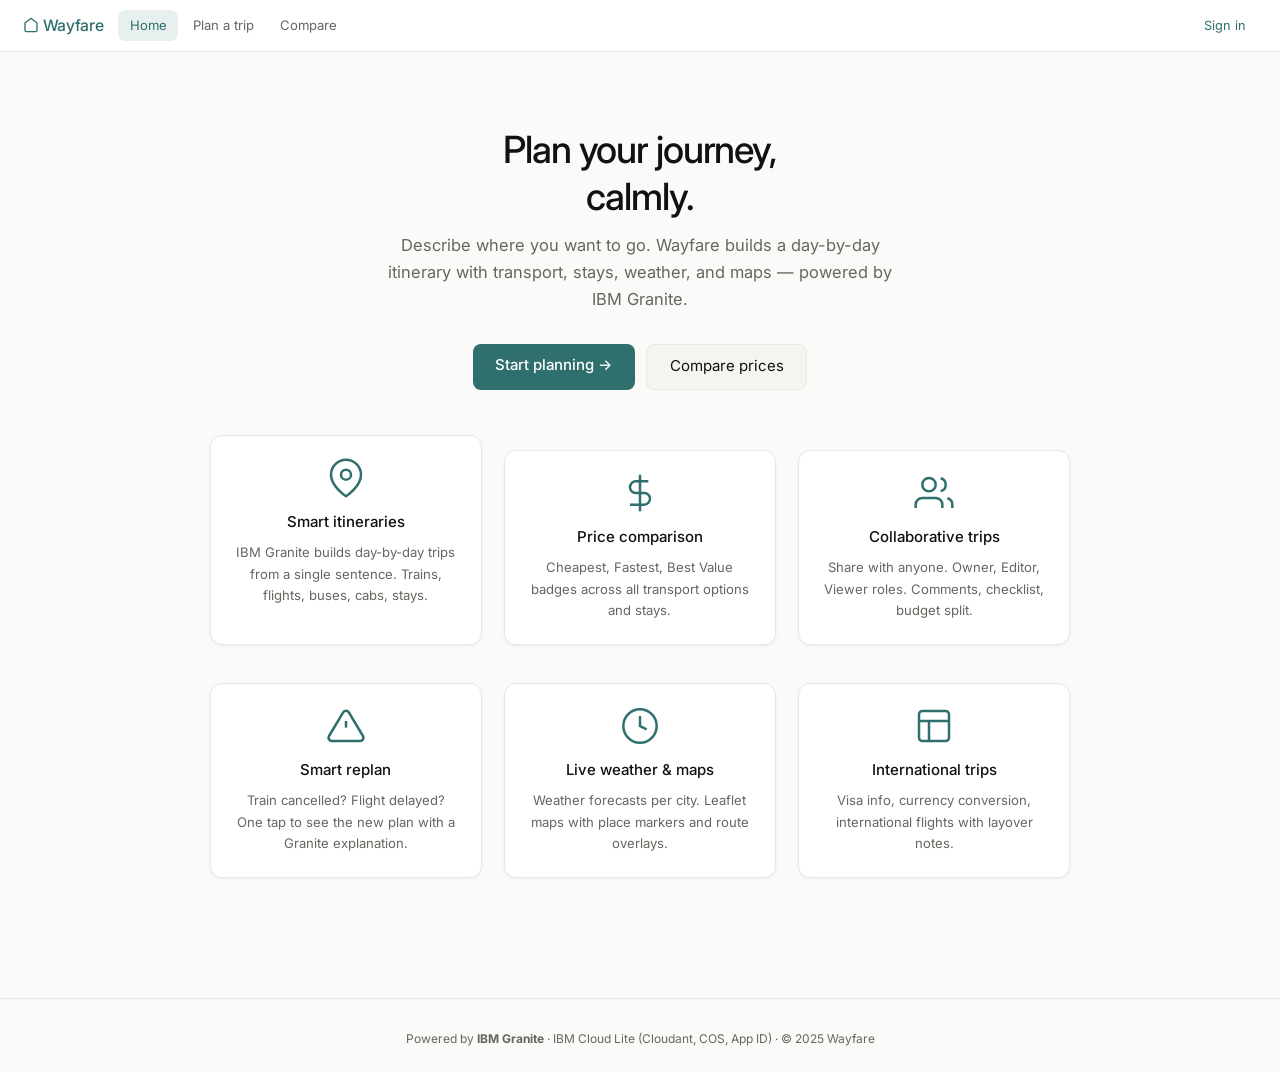
<file: frontend/index.html>
<!DOCTYPE html>
<html lang="en">
<head>
  <meta charset="UTF-8">
  <meta name="viewport" content="width=device-width, initial-scale=1.0">
  <title>Wayfare – AI Travel Planner</title>
  <link rel="stylesheet" href="css/tokens.css">
  <link rel="stylesheet" href="css/base.css">
  <link rel="stylesheet" href="css/components.css">
  <style>
    .hero { text-align: center; padding: 5rem 1.5rem 3rem; }
    .hero h1 { font-size: 2.5rem; letter-spacing: -0.03em; margin-bottom: 0.75rem; }
    .hero p { color: var(--text-muted); font-size: 1.1rem; max-width: 520px; margin: 0 auto 2rem; }
    .hero-cta { display: flex; gap: 0.75rem; justify-content: center; flex-wrap: wrap; }
    .features { display: grid; grid-template-columns: repeat(3, 1fr); gap: 1.5rem; max-width: 860px; margin: 0 auto 3rem; }
    @media (max-width: 640px) { .features { grid-template-columns: 1fr; } .hero h1 { font-size: 1.75rem; } }
    .feature-card { text-align: center; padding: 1.5rem; }
    .feature-icon { width: 40px; height: 40px; margin: 0 auto 0.75rem; color: var(--accent); }
    .feature-icon svg { width: 40px; height: 40px; stroke: var(--accent); }
  </style>
</head>
<body>
<nav class="topbar">
  <a href="index.html" class="topbar-logo">
    <svg width="16" height="16" viewBox="0 0 24 24" fill="none" stroke="currentColor" stroke-width="2" style="vertical-align:-2px;margin-right:4px"><path d="M3 9l9-7 9 7v11a2 2 0 0 1-2 2H5a2 2 0 0 1-2-2z"/></svg>Wayfare
  </a>
  <nav class="topbar-nav">
    <a href="index.html" class="active">Home</a>
    <a href="planner.html">Plan a trip</a>
    <a href="compare.html">Compare</a>
  </nav>
  <button class="btn-ghost" id="login-btn" style="font-size:0.85rem">Sign in</button>
</nav>

<main>
  <section class="hero">
    <h1>Plan your journey,<br>calmly.</h1>
    <p>Describe where you want to go. Wayfare builds a day-by-day itinerary with transport, stays, weather, and maps — powered by IBM Granite.</p>
    <div class="hero-cta">
      <a href="planner.html" class="btn-primary" style="padding:0.65rem 1.5rem;font-size:1rem;border-radius:var(--radius-sm);display:inline-block">Start planning →</a>
      <a href="compare.html" class="btn-secondary" style="padding:0.65rem 1.5rem;font-size:1rem;border-radius:var(--radius-sm);display:inline-block">Compare prices</a>
    </div>
  </section>

  <section class="page" style="padding-top:0">
    <div class="features">
      <div class="card feature-card">
        <div class="feature-icon">
          <svg viewBox="0 0 24 24" fill="none" stroke="currentColor" stroke-width="1.5"><path d="M21 10c0 7-9 13-9 13s-9-6-9-13a9 9 0 0 1 18 0z"/><circle cx="12" cy="10" r="3"/></svg>
        </div>
        <h3>Smart itineraries</h3>
        <p class="text-sm text-muted mt-1">IBM Granite builds day-by-day trips from a single sentence. Trains, flights, buses, cabs, stays.</p>
      </div>
      <div class="card feature-card">
        <div class="feature-icon">
          <svg viewBox="0 0 24 24" fill="none" stroke="currentColor" stroke-width="1.5"><line x1="12" y1="1" x2="12" y2="23"/><path d="M17 5H9.5a3.5 3.5 0 0 0 0 7h5a3.5 3.5 0 0 1 0 7H6"/></svg>
        </div>
        <h3>Price comparison</h3>
        <p class="text-sm text-muted mt-1">Cheapest, Fastest, Best Value badges across all transport options and stays.</p>
      </div>
      <div class="card feature-card">
        <div class="feature-icon">
          <svg viewBox="0 0 24 24" fill="none" stroke="currentColor" stroke-width="1.5"><path d="M17 21v-2a4 4 0 0 0-4-4H5a4 4 0 0 0-4 4v2"/><circle cx="9" cy="7" r="4"/><path d="M23 21v-2a4 4 0 0 0-3-3.87"/><path d="M16 3.13a4 4 0 0 1 0 7.75"/></svg>
        </div>
        <h3>Collaborative trips</h3>
        <p class="text-sm text-muted mt-1">Share with anyone. Owner, Editor, Viewer roles. Comments, checklist, budget split.</p>
      </div>
      <div class="card feature-card">
        <div class="feature-icon">
          <svg viewBox="0 0 24 24" fill="none" stroke="currentColor" stroke-width="1.5"><path d="M10.29 3.86 1.82 18a2 2 0 0 0 1.71 3h16.94a2 2 0 0 0 1.71-3L13.71 3.86a2 2 0 0 0-3.42 0z"/><line x1="12" y1="9" x2="12" y2="13"/><line x1="12" y1="17" x2="12.01" y2="17"/></svg>
        </div>
        <h3>Smart replan</h3>
        <p class="text-sm text-muted mt-1">Train cancelled? Flight delayed? One tap to see the new plan with a Granite explanation.</p>
      </div>
      <div class="card feature-card">
        <div class="feature-icon">
          <svg viewBox="0 0 24 24" fill="none" stroke="currentColor" stroke-width="1.5"><circle cx="12" cy="12" r="10"/><polyline points="12 6 12 12 16 14"/></svg>
        </div>
        <h3>Live weather & maps</h3>
        <p class="text-sm text-muted mt-1">Weather forecasts per city. Leaflet maps with place markers and route overlays.</p>
      </div>
      <div class="card feature-card">
        <div class="feature-icon">
          <svg viewBox="0 0 24 24" fill="none" stroke="currentColor" stroke-width="1.5"><rect x="3" y="3" width="18" height="18" rx="2" ry="2"/><line x1="3" y1="9" x2="21" y2="9"/><line x1="9" y1="21" x2="9" y2="9"/></svg>
        </div>
        <h3>International trips</h3>
        <p class="text-sm text-muted mt-1">Visa info, currency conversion, international flights with layover notes.</p>
      </div>
    </div>
  </section>
</main>

<footer class="app-footer">
  <p>Powered by <strong>IBM Granite</strong> · IBM Cloud Lite (Cloudant, COS, App ID) · © 2025 Wayfare</p>
</footer>

<script type="module">
  import { api } from './js/api.js';
  document.getElementById('login-btn').addEventListener('click', async () => {
    const data = await api.devLogin().catch(() => null);
    if (data?.token) {
      api.setToken(data.token);
      document.getElementById('login-btn').textContent = 'Dev mode ✓';
    }
  });
  // Auto dev login
  if (!localStorage.getItem('wayfare_token')) {
    api.devLogin().then(d => d?.token && api.setToken(d.token)).catch(() => {});
  }
</script>
</body>
</html>
</file>
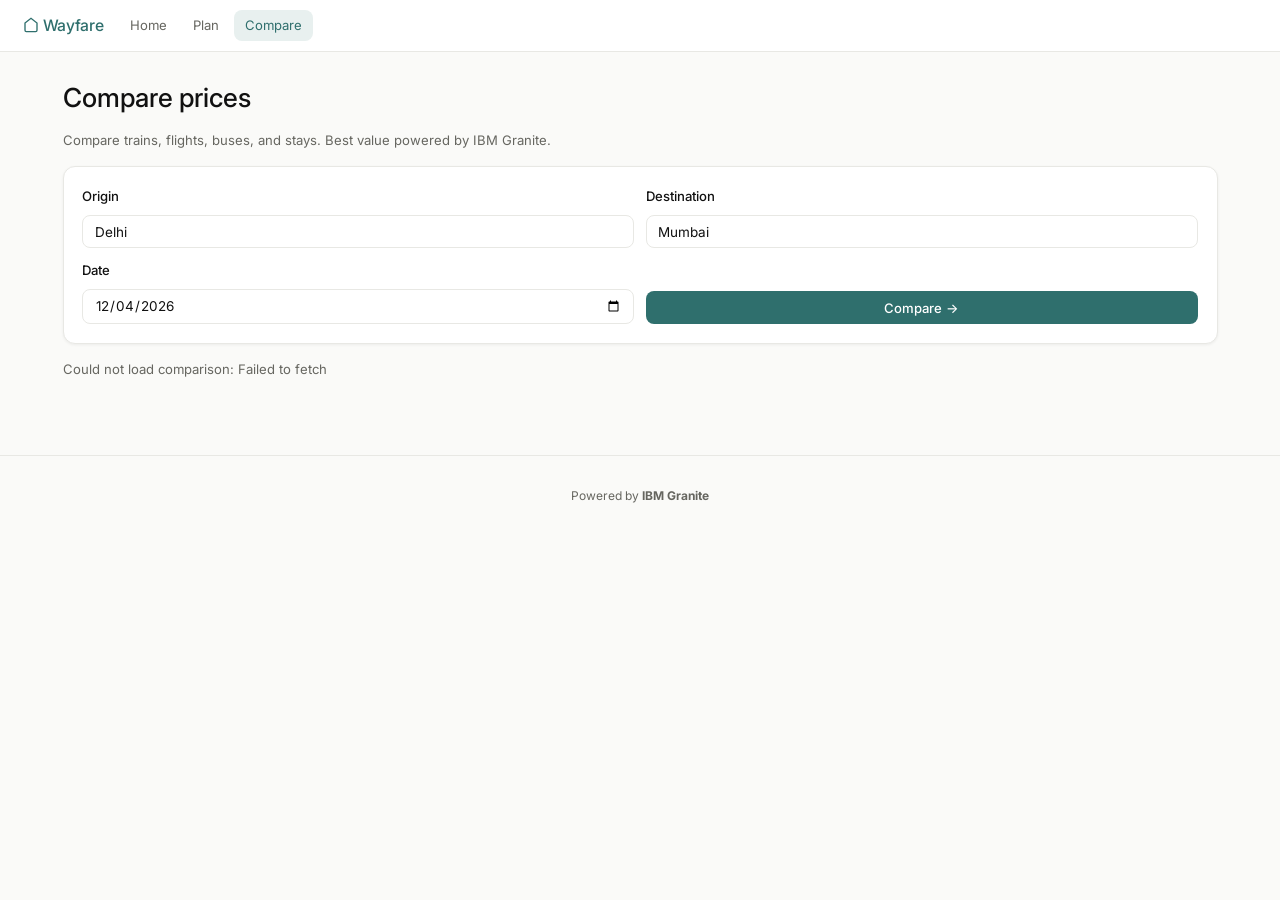
<file: frontend/compare.html>
<!DOCTYPE html>
<html lang="en">
<head>
  <meta charset="UTF-8">
  <meta name="viewport" content="width=device-width, initial-scale=1.0">
  <title>Compare Prices – Wayfare</title>
  <link rel="stylesheet" href="css/tokens.css">
  <link rel="stylesheet" href="css/base.css">
  <link rel="stylesheet" href="css/components.css">
</head>
<body>
<nav class="topbar">
  <a href="index.html" class="topbar-logo">
    <svg width="16" height="16" viewBox="0 0 24 24" fill="none" stroke="currentColor" stroke-width="2" style="vertical-align:-2px;margin-right:4px"><path d="M3 9l9-7 9 7v11a2 2 0 0 1-2 2H5a2 2 0 0 1-2-2z"/></svg>Wayfare
  </a>
  <nav class="topbar-nav">
    <a href="index.html">Home</a>
    <a href="planner.html">Plan</a>
    <a href="compare.html" class="active">Compare</a>
  </nav>
</nav>

<div class="page">
  <h1 class="mb-2">Compare prices</h1>
  <p class="text-muted text-sm mb-2">Compare trains, flights, buses, and stays. Best value powered by IBM Granite.</p>

  <div class="card mb-2">
    <div class="grid-2" style="gap:0.75rem;align-items:end">
      <div>
        <label class="text-sm fw-medium mb-1" style="display:block">Origin</label>
        <input id="origin-input" placeholder="e.g. Delhi" value="Delhi">
      </div>
      <div>
        <label class="text-sm fw-medium mb-1" style="display:block">Destination</label>
        <input id="dest-input" placeholder="e.g. Mumbai" value="Mumbai">
      </div>
      <div>
        <label class="text-sm fw-medium mb-1" style="display:block">Date</label>
        <input id="date-input" type="date">
      </div>
      <div style="display:flex;align-items:flex-end">
        <button class="btn-primary" id="compare-btn" style="width:100%">Compare →</button>
      </div>
    </div>
  </div>

  <div id="compare-results"></div>
</div>

<footer class="app-footer">Powered by <strong>IBM Granite</strong></footer>

<script type="module">
  import { api } from './js/api.js';
  import { renderCompareView } from './js/compare.js';

  if (!localStorage.getItem('wayfare_token')) {
    api.devLogin().then(d => d?.token && api.setToken(d.token)).catch(() => {});
  }

  document.getElementById('date-input').value = new Date().toISOString().split('T')[0];

  document.getElementById('compare-btn').addEventListener('click', () => {
    const origin = document.getElementById('origin-input').value.trim() || 'Delhi';
    const dest = document.getElementById('dest-input').value.trim() || 'Mumbai';
    const date = document.getElementById('date-input').value;
    renderCompareView(document.getElementById('compare-results'), origin, dest, date);
  });

  // Auto-load on page open
  renderCompareView(document.getElementById('compare-results'), 'Delhi', 'Mumbai', '');
</script>
</body>
</html>
</file>
<file: frontend/css/tokens.css>
/* Wayfare design tokens */
:root {
  --bg: #FAFAF8;
  --surface: #FFFFFF;
  --surface-2: #F4F4F1;
  --border: #E8E8E4;
  --text: #111111;
  --text-muted: #666660;
  --accent: #2F6F6D;
  --accent-light: #E8F0EF;
  --accent-hover: #245856;
  --danger: #B94040;
  --warn: #8B6914;
  --success: #2A6E2A;
  --badge-cheapest: #2A6E2A;
  --badge-fastest: #1A4A8A;
  --badge-bestvalue: #6B3A8A;
  --radius-sm: 8px;
  --radius: 12px;
  --radius-lg: 16px;
  --shadow: 0 1px 3px rgba(0,0,0,0.06);
  --shadow-md: 0 4px 12px rgba(0,0,0,0.08);
  --font: 'Inter', 'DM Sans', system-ui, -apple-system, sans-serif;
  --transition: 150ms ease;
  --transition-md: 250ms ease;
  --max-width: 1200px;
  --sidebar-w: 340px;
}

@media (prefers-color-scheme: dark) {
  :root {
    --bg: #111110;
    --surface: #1A1A18;
    --surface-2: #222220;
    --border: #333330;
    --text: #F0F0EE;
    --text-muted: #909088;
    --accent-light: #1A2E2D;
  }
}
</file>
<file: frontend/css/base.css>
/* Wayfare base styles */
@import url('https://fonts.googleapis.com/css2?family=Inter:wght@400;500&display=swap');

*, *::before, *::after { box-sizing: border-box; margin: 0; padding: 0; }

html { font-size: 15px; scroll-behavior: smooth; }

body {
  font-family: var(--font);
  background: var(--bg);
  color: var(--text);
  line-height: 1.65;
  -webkit-font-smoothing: antialiased;
}

a { color: var(--accent); text-decoration: none; }
a:hover { text-decoration: underline; }

h1 { font-size: 1.75rem; font-weight: 500; line-height: 1.25; }
h2 { font-size: 1.25rem; font-weight: 500; }
h3 { font-size: 1rem; font-weight: 500; }

button {
  cursor: pointer;
  font-family: var(--font);
  font-size: 0.875rem;
  border: none;
  border-radius: var(--radius-sm);
  transition: background var(--transition), opacity var(--transition);
}

button:disabled { opacity: 0.45; cursor: not-allowed; }

input, textarea, select {
  font-family: var(--font);
  font-size: 0.9rem;
  border: 1px solid var(--border);
  border-radius: var(--radius-sm);
  background: var(--surface);
  color: var(--text);
  padding: 0.5rem 0.75rem;
  width: 100%;
  transition: border-color var(--transition);
}
input:focus, textarea:focus, select:focus {
  outline: none;
  border-color: var(--accent);
}

/* Top bar */
.topbar {
  position: sticky;
  top: 0;
  z-index: 100;
  background: var(--surface);
  border-bottom: 1px solid var(--border);
  padding: 0 1.5rem;
  height: 52px;
  display: flex;
  align-items: center;
  gap: 1rem;
}
.topbar-logo {
  font-weight: 500;
  color: var(--accent);
  font-size: 1.05rem;
  letter-spacing: -0.02em;
}
.topbar-nav { display: flex; gap: 0.25rem; flex: 1; }
.topbar-nav a {
  padding: 0.3rem 0.75rem;
  border-radius: var(--radius-sm);
  color: var(--text-muted);
  font-size: 0.875rem;
  transition: background var(--transition), color var(--transition);
}
.topbar-nav a:hover, .topbar-nav a.active {
  background: var(--accent-light);
  color: var(--accent);
  text-decoration: none;
}

/* Main layout */
.page { max-width: var(--max-width); margin: 0 auto; padding: 2rem 1.5rem; }

/* Cards */
.card {
  background: var(--surface);
  border: 1px solid var(--border);
  border-radius: var(--radius);
  padding: 1.25rem;
  box-shadow: var(--shadow);
}
.card + .card { margin-top: 1rem; }

/* Badges */
.badge {
  display: inline-block;
  font-size: 0.7rem;
  font-weight: 500;
  padding: 0.15rem 0.5rem;
  border-radius: 99px;
  text-transform: uppercase;
  letter-spacing: 0.04em;
}
.badge-cheapest { background: #E8F5E8; color: var(--badge-cheapest); }
.badge-fastest { background: #E8EEF8; color: var(--badge-fastest); }
.badge-bestvalue { background: #F2EAF8; color: var(--badge-bestvalue); }
.badge-mock { background: var(--surface-2); color: var(--text-muted); border: 1px solid var(--border); }
.badge-live { background: #E8F5E8; color: var(--badge-cheapest); }

/* Pills */
.pill {
  display: inline-block;
  padding: 0.2rem 0.6rem;
  background: var(--surface-2);
  border: 1px solid var(--border);
  border-radius: 99px;
  font-size: 0.8rem;
  color: var(--text-muted);
}

/* Buttons */
.btn-primary {
  background: var(--accent);
  color: #fff;
  padding: 0.55rem 1.25rem;
  font-weight: 500;
  border-radius: var(--radius-sm);
}
.btn-primary:hover { background: var(--accent-hover); }

.btn-secondary {
  background: var(--surface-2);
  color: var(--text);
  padding: 0.55rem 1.25rem;
  border: 1px solid var(--border);
}
.btn-secondary:hover { background: var(--border); }

.btn-ghost {
  background: transparent;
  color: var(--accent);
  padding: 0.4rem 0.75rem;
}
.btn-ghost:hover { background: var(--accent-light); }

.btn-danger {
  background: #FEE8E8;
  color: var(--danger);
  padding: 0.4rem 0.75rem;
  border: 1px solid #F5C0C0;
}

/* Chat */
.chat-bubble {
  padding: 0.65rem 0.9rem;
  border-radius: var(--radius);
  max-width: 80%;
  font-size: 0.9rem;
  line-height: 1.55;
}
.chat-bubble.user {
  background: var(--accent);
  color: #fff;
  align-self: flex-end;
  border-bottom-right-radius: 4px;
}
.chat-bubble.assistant {
  background: var(--surface-2);
  border: 1px solid var(--border);
  align-self: flex-start;
  border-bottom-left-radius: 4px;
}

/* Itinerary day */
.day-card {
  border-left: 3px solid var(--accent);
  padding-left: 1rem;
  margin-bottom: 1.5rem;
}
.day-label {
  font-size: 0.75rem;
  text-transform: uppercase;
  letter-spacing: 0.06em;
  color: var(--text-muted);
  margin-bottom: 0.25rem;
}

/* Map */
#map { width: 100%; height: 400px; border-radius: var(--radius); border: 1px solid var(--border); }

/* Modal */
.modal-overlay {
  position: fixed; inset: 0;
  background: rgba(0,0,0,0.35);
  z-index: 200;
  display: flex; align-items: center; justify-content: center;
  opacity: 0; pointer-events: none;
  transition: opacity var(--transition-md);
}
.modal-overlay.open { opacity: 1; pointer-events: all; }
.modal {
  background: var(--surface);
  border-radius: var(--radius-lg);
  padding: 1.75rem;
  max-width: 520px;
  width: 90%;
  box-shadow: var(--shadow-md);
  transform: translateY(8px);
  transition: transform var(--transition-md);
}
.modal-overlay.open .modal { transform: translateY(0); }

/* Spinner */
.spinner {
  width: 20px; height: 20px;
  border: 2px solid var(--border);
  border-top-color: var(--accent);
  border-radius: 50%;
  animation: spin 0.6s linear infinite;
  display: inline-block;
}
@keyframes spin { to { transform: rotate(360deg); } }

/* Responsive grid */
.grid-2 { display: grid; grid-template-columns: 1fr 1fr; gap: 1rem; }
.grid-3 { display: grid; grid-template-columns: repeat(3, 1fr); gap: 1rem; }
@media (max-width: 768px) {
  .grid-2, .grid-3 { grid-template-columns: 1fr; }
}

/* Before/After compare */
.compare-panel { display: grid; grid-template-columns: 1fr 1fr; gap: 1rem; }
.compare-panel .before { border-left: 3px solid var(--danger); padding-left: 0.75rem; opacity: 0.7; }
.compare-panel .after  { border-left: 3px solid var(--success); padding-left: 0.75rem; }
@media (max-width: 640px) { .compare-panel { grid-template-columns: 1fr; } }

/* Footer */
.app-footer {
  text-align: center;
  padding: 2rem 0 1.5rem;
  color: var(--text-muted);
  font-size: 0.8rem;
  border-top: 1px solid var(--border);
  margin-top: 3rem;
}

/* Utility */
.text-muted { color: var(--text-muted); }
.text-sm { font-size: 0.875rem; }
.text-xs { font-size: 0.75rem; }
.fw-medium { font-weight: 500; }
.mt-1 { margin-top: 0.5rem; }
.mt-2 { margin-top: 1rem; }
.mt-3 { margin-top: 1.5rem; }
.mb-1 { margin-bottom: 0.5rem; }
.mb-2 { margin-bottom: 1rem; }
.flex { display: flex; }
.flex-col { display: flex; flex-direction: column; }
.items-center { align-items: center; }
.gap-1 { gap: 0.5rem; }
.gap-2 { gap: 1rem; }
.hidden { display: none !important; }
.sr-only { position: absolute; width: 1px; height: 1px; clip: rect(0,0,0,0); overflow: hidden; }
</file>
<file: frontend/css/components.css>
/* Wayfare component styles */

/* Transport option card */
.transport-card {
  border: 1px solid var(--border);
  border-radius: var(--radius);
  padding: 1rem 1.25rem;
  background: var(--surface);
  display: flex;
  align-items: center;
  gap: 1rem;
  transition: border-color var(--transition), box-shadow var(--transition);
  cursor: pointer;
}
.transport-card:hover { border-color: var(--accent); box-shadow: var(--shadow-md); }
.transport-card.selected { border-color: var(--accent); background: var(--accent-light); }

.transport-icon {
  width: 36px; height: 36px;
  border-radius: var(--radius-sm);
  background: var(--surface-2);
  display: flex; align-items: center; justify-content: center;
  flex-shrink: 0;
}
.transport-icon svg { width: 18px; height: 18px; stroke: var(--accent); }

.transport-info { flex: 1; }
.transport-route { font-size: 0.95rem; font-weight: 500; }
.transport-detail { font-size: 0.8rem; color: var(--text-muted); margin-top: 0.1rem; }
.transport-price { font-size: 1rem; font-weight: 500; color: var(--accent); text-align: right; }
.transport-badges { display: flex; gap: 0.25rem; flex-wrap: wrap; margin-top: 0.35rem; }

/* Stay card */
.stay-card {
  border: 1px solid var(--border);
  border-radius: var(--radius);
  overflow: hidden;
  background: var(--surface);
  transition: box-shadow var(--transition);
}
.stay-card:hover { box-shadow: var(--shadow-md); }
.stay-img { width: 100%; height: 140px; object-fit: cover; background: var(--surface-2); }
.stay-info { padding: 0.9rem; }
.stay-name { font-weight: 500; margin-bottom: 0.25rem; }
.stay-price { color: var(--accent); font-size: 0.9rem; }
.stay-rating { color: var(--text-muted); font-size: 0.8rem; }

/* Chat area */
.chat-area {
  display: flex;
  flex-direction: column;
  height: calc(100vh - 200px);
  min-height: 400px;
}
.chat-messages {
  flex: 1;
  overflow-y: auto;
  padding: 1rem;
  display: flex;
  flex-direction: column;
  gap: 0.75rem;
  background: var(--bg);
  border: 1px solid var(--border);
  border-radius: var(--radius);
  margin-bottom: 0.75rem;
}
.chat-input-row { display: flex; gap: 0.5rem; }
.chat-input {
  flex: 1;
  resize: none;
  height: 44px;
  min-height: 44px;
  max-height: 120px;
  padding: 0.6rem 0.85rem;
  overflow-y: hidden;
}

/* Planner layout */
.planner-layout {
  display: grid;
  grid-template-columns: var(--sidebar-w) 1fr;
  gap: 1.5rem;
  align-items: start;
}
@media (max-width: 900px) {
  .planner-layout { grid-template-columns: 1fr; }
}

/* Replan modal */
.replan-before-after {
  display: grid;
  grid-template-columns: 1fr 1fr;
  gap: 1rem;
  margin: 1rem 0;
}
@media (max-width: 540px) { .replan-before-after { grid-template-columns: 1fr; } }

.replan-label {
  font-size: 0.7rem;
  text-transform: uppercase;
  letter-spacing: 0.06em;
  margin-bottom: 0.5rem;
  font-weight: 500;
}
.replan-label.before { color: var(--danger); }
.replan-label.after  { color: var(--success); }

/* Disruption banner */
.disruption-banner {
  background: #FFF3E0;
  border: 1px solid #F5C060;
  border-radius: var(--radius);
  padding: 0.85rem 1rem;
  display: flex;
  gap: 0.75rem;
  align-items: flex-start;
  margin-bottom: 1rem;
}
.disruption-icon { color: var(--warn); flex-shrink: 0; margin-top: 2px; }
.disruption-text { font-size: 0.875rem; }

/* Collab sidebar */
.collab-section { margin-top: 1.5rem; }
.collab-section h3 { margin-bottom: 0.75rem; font-size: 0.875rem; color: var(--text-muted); text-transform: uppercase; letter-spacing: 0.05em; }

.comment-item {
  padding: 0.6rem 0.75rem;
  background: var(--surface-2);
  border-radius: var(--radius-sm);
  margin-bottom: 0.5rem;
  font-size: 0.875rem;
}
.comment-author { font-weight: 500; margin-bottom: 0.1rem; }
.comment-time { color: var(--text-muted); font-size: 0.75rem; }

.checklist-item {
  display: flex;
  align-items: center;
  gap: 0.5rem;
  padding: 0.3rem 0;
  font-size: 0.875rem;
}
.checklist-item input[type=checkbox] { width: auto; accent-color: var(--accent); }
.checklist-item.done { text-decoration: line-through; color: var(--text-muted); }

/* Budget split */
.budget-row {
  display: flex;
  justify-content: space-between;
  align-items: center;
  padding: 0.4rem 0;
  font-size: 0.875rem;
  border-bottom: 1px solid var(--border);
}

/* Sample data notice */
.sample-notice {
  display: inline-flex;
  align-items: center;
  gap: 0.35rem;
  font-size: 0.75rem;
  color: var(--text-muted);
  padding: 0.2rem 0.5rem;
  background: var(--surface-2);
  border: 1px solid var(--border);
  border-radius: 99px;
}

/* Granite credit */
.granite-reason {
  font-size: 0.8rem;
  color: var(--text-muted);
  font-style: italic;
  padding: 0.5rem 0.75rem;
  background: var(--accent-light);
  border-radius: var(--radius-sm);
  border-left: 2px solid var(--accent);
  margin-top: 0.5rem;
}

/* Role badge */
.role-badge {
  font-size: 0.7rem;
  padding: 0.15rem 0.45rem;
  border-radius: 99px;
  text-transform: capitalize;
}
.role-badge.owner { background: var(--accent-light); color: var(--accent); }
.role-badge.editor { background: #E8EEF8; color: var(--badge-fastest); }
.role-badge.viewer { background: var(--surface-2); color: var(--text-muted); }

/* Weather widget */
.weather-widget {
  display: flex;
  align-items: center;
  gap: 0.5rem;
  font-size: 0.85rem;
  color: var(--text-muted);
}

/* Loading state */
.skeleton {
  background: linear-gradient(90deg, var(--surface-2) 25%, var(--border) 50%, var(--surface-2) 75%);
  background-size: 200% 100%;
  animation: shimmer 1.2s infinite;
  border-radius: var(--radius-sm);
}
@keyframes shimmer { to { background-position: -200% 0; } }

/* Tabs */
.tabs { display: flex; gap: 0; border-bottom: 1px solid var(--border); margin-bottom: 1.25rem; }
.tab {
  padding: 0.5rem 1rem;
  font-size: 0.875rem;
  color: var(--text-muted);
  cursor: pointer;
  border-bottom: 2px solid transparent;
  margin-bottom: -1px;
  background: none;
  border-radius: 0;
  transition: color var(--transition), border-color var(--transition);
}
.tab.active { color: var(--accent); border-bottom-color: var(--accent); }
.tab:hover:not(.active) { color: var(--text); }

/* Share input */
.share-link-box {
  display: flex;
  gap: 0.5rem;
  align-items: center;
  background: var(--surface-2);
  border: 1px solid var(--border);
  border-radius: var(--radius-sm);
  padding: 0.4rem 0.6rem;
}
.share-link-box input {
  flex: 1;
  border: none;
  background: transparent;
  font-size: 0.85rem;
  padding: 0.1rem 0;
}
.share-link-box button { flex-shrink: 0; padding: 0.3rem 0.65rem; }
</file>
